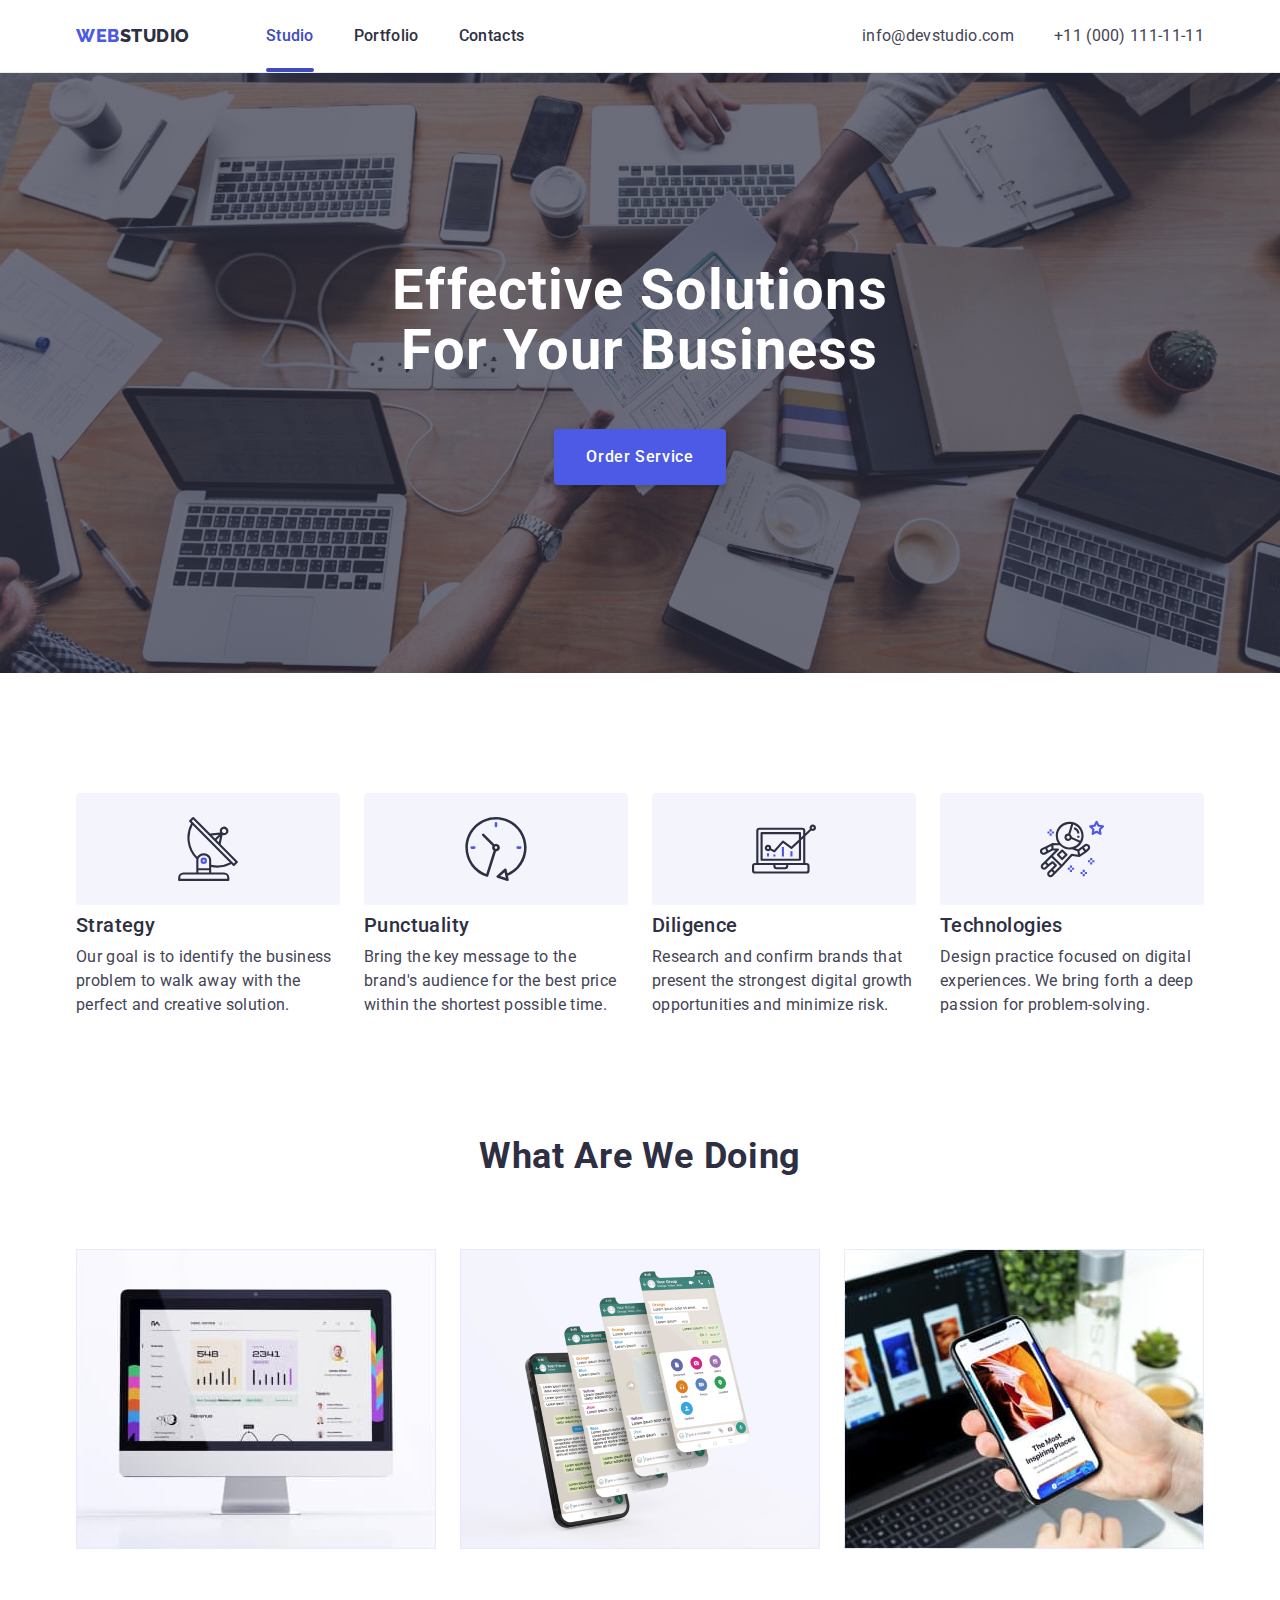
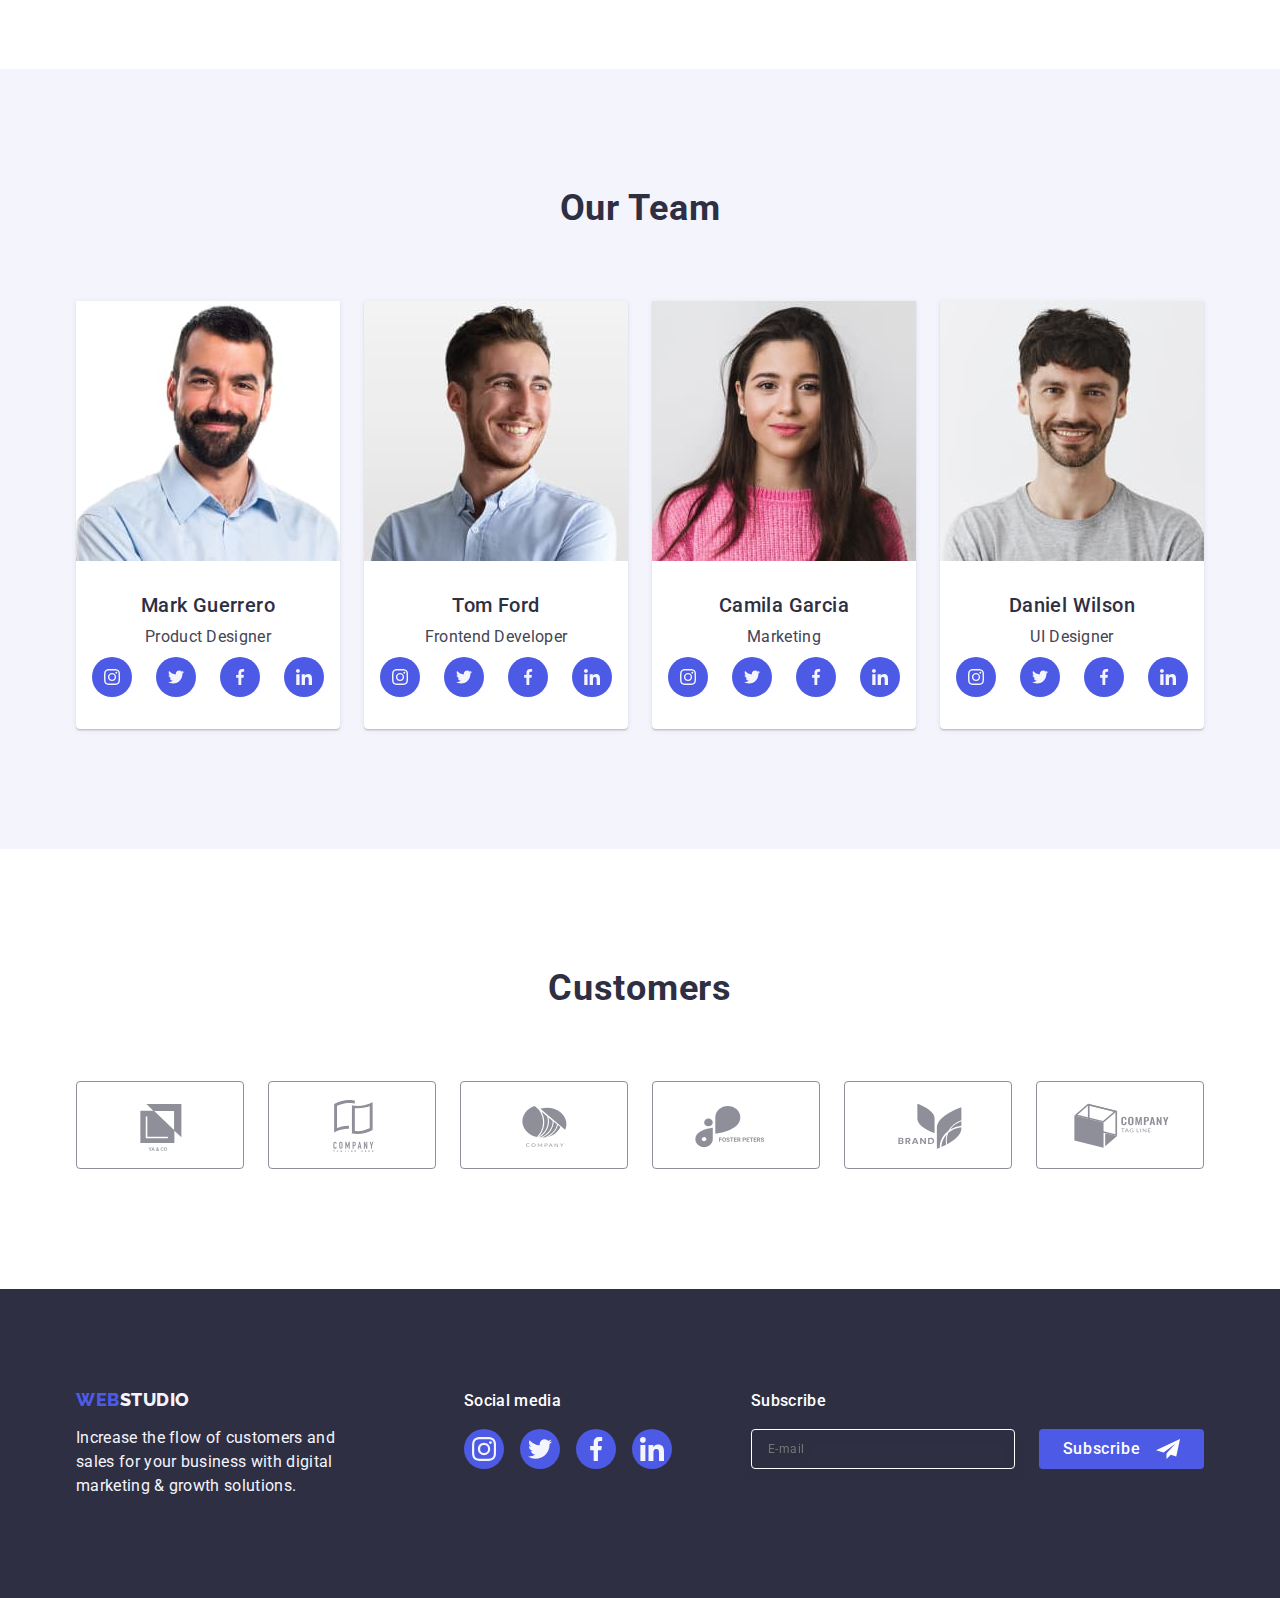
<file: index.html>
<!DOCTYPE html>
<html lang="en">
<head>
    <meta charset="UTF-8">
    <meta http-equiv="X-UA-Compatible" content="IE=edge">
    <meta name="viewport" content="width=device-width, initial-scale=1.0">
    <title>Main Page</title>
    <link rel="stylesheet" href="https://cdn.jsdelivr.net/npm/modern-normalize@1.1.0/modern-normalize.min.css">
    <link rel="preconnect" href="https://fonts.googleapis.com">
    <link rel="preconnect" href="https://fonts.gstatic.com" crossorigin>
    <link href="https://fonts.googleapis.com/css2?family=Raleway:wght@800&family=Roboto:wght@400;500;700;900&display=swap"
        rel="stylesheet">
    <link rel="stylesheet" href="./css/styles.css">
</head>
<body class="page-body">
    <header class="page-header">
        
<!--========================HEADER-MOBILE-MODAL==========================-->

        <div class="mobile-menu js-menu-container">
        <div class="container mobile-menu-container">
        <button class="mobile-menu-close-btn js-close-menu">
            <svg class="mobile-menu-close-icon" width="8" height="8">
                <use href="./images/icons.svg#icon-close-black-modal"></use>
            </svg>
        </button>
        <ul class="mobile-menu-modal-nav list">
            <li class="mobile-modal-menu-item">
                <a class="mobile-menu-modal-menu-link link current-modal" href="./index.html">Studio</a>
            </li>
            <li class="mobile-modal-menu-item">
                <a class="mobile-menu-modal-menu-link link" href="./portfolio.html">Portfolio</a>
            </li>
            <li class="mobile-modal-menu-item">
                <a class="mobile-menu-modal-menu-link link" href="">Contacts</a>
            </li>
        </ul>
        <ul class="mobile-menu-modal-cont list">
            <li>
                <a class="mobile-modal-tel-link link" href="tel:+110001111111">+11 (000) 111-11-11</a>
            </li>
                <li>
                    <a class="mobile-modal-mail-link link" href="mailto:info@devstudio.com">info@devstudio.com</a>
                </li>
            </ul>
            <ul class="social-list-mobile-modal list">
                <li class="social-list-modal-item">
                    <a href="" class="social-list-modal-link">
                        <svg class="social-list-modal-icon" aria-label="instagram-icon" width="16" height="16">
                            <use href="./images/icons.svg#icon-instagram"></use>
                        </svg>
                    </a>
                </li>
                <li class="social-list-modal-item">
                    <a href="" class="social-list-modal-link">
                        <svg class="social-list-modal-icon" aria-label="twitter-icon" width="16" height="16">
                            <use href="./images/icons.svg#icon-twitter"></use>
                        </svg>
                    </a>
                </li>
                <li class="social-list-modal-item">
                    <a href="" class="social-list-modal-link">
                        <svg class="social-list-modal-icon" aria-label="facebook-icon" width="16" height="16">
                            <use href="./images/icons.svg#icon-facebook"></use>
                        </svg>
                    </a>
                </li>
                <li class="social-list-modal-item">
                    <a href="" class="social-list-modal-link">
                        <svg class="social-list-modal-icon" aria-label="linkedin-icon" width="16" height="16">
                            <use href="./images/icons.svg#icon-linkedin"></use>
                        </svg>
                    </a>
                </li>
            </ul>
        </div>
        </div>

<!--==========================HEADER==============================-->

<div class="container page-header-container">
    <nav class="page-nav">
        <a class="logo link" href="./index.html">Web<span class="logo-second-part">Studio</span></a>
        <ul class="menu list">
            <li class="menu-item">
                <a class="menu-link link link-wrapping current" href="./index.html">Studio</a>
            </li>
            <li class="menu-item">
                <a class="menu-link link link-wrapping" href="./portfolio.html">Portfolio</a>
            </li>
            <li class="menu-item">
                <a class="menu-link link link-wrapping" href="">Contacts</a>
            </li>
        </ul>
    </nav>
    <address class="contacts">
        <ul class="contact-menu list">
            <li>
                <a class="contact-menu-link link link-wrapping" href="mailto:info@devstudio.com">info@devstudio.com</a>
            </li>
            <li>
                <a class="contact-menu-link link link-wrapping" href="tel:+110001111111">+11 (000) 111-11-11</a>
            </li>
        </ul>
    </address>
    <button type="button" class="mobile-menu-open-btn js-open-menu" aria-expanded="false">
        <svg class="mobile-menu-open-btn-icon" width="32" height="22">
            <use href="./images/icons.svg#icon-charm-menu-hamburger"></use>
        </svg>
    </button>
</div>
    </header>

<!--===============/HEADER==========================-->

<!--===============SECTION-HERO==========================-->

    <main>
        <section class="hero">
            <div class="container">
                <h1 class="hero-title">Effective Solutions For Your Business</h1>
                <button class="hero-button" type="button" data-modal-open>Order Service</button>
            </div>
        </section>

<!--===============/SECTION-HERO==========================-->

<!--===============SECTION-OUR-WAY==========================-->

        <section class="section-our-way">
            <div class="container">
                <h2 hidden class="section-title">Our way</h2>
                <ul class="list our-way-container">
                    <li class="section-items">
                        <div class="our-way-icon-thumb">
                            <svg class="section-our-way-icon" aria-label="icon-antenna" width="64" height="64">
                                <use href="./images/icons.svg#icon-antenna"></use>
                            </svg>
                        </div>
                            <h3 class="section-item-title title-of-section">Strategy</h3>
                        <p class="item-description">Our goal is to identify the business problem to walk away with the perfect and creative solution.</p>
                    </li>       
                    <li class="section-items icon-clock">
                        <div class="our-way-icon-thumb">
                            <svg class="section-our-way-icon" aria-label="icon-clock" width="64" height="64">
                                <use href="./images/icons.svg#icon-clock"></use>
                            </svg>
                        </div>
                            <h3 class="section-item-title title-of-section">Punctuality</h3>
                        <p class="item-description">Bring the key message to the brand's audience for the best price within the shortest
                            possible time.</p>
                        </li>
                    <li class="section-items icon-diagram">
                        <div class="our-way-icon-thumb">
                            <svg class="section-our-way-icon" aria-label="icon-diagram" width="64" height="64">
                                <use href="./images/icons.svg#icon-diagram"></use>
                            </svg>
                        </div>
                            <h3 class="section-item-title title-of-section">Diligence</h3>
                        <p class="item-description">Research and confirm brands that present the strongest digital growth opportunities
                            and minimize
                            risk.</p>
                        </li>
                    <li class="section-items icon-astronaut">
                        <div class="our-way-icon-thumb">
                            <svg class="section-our-way-icon" aria-label="icon-astronaut" width="64" height="64">
                                <use href="./images/icons.svg#icon-astronaut"></use>
                            </svg>
                        </div>
                            <h3 class="section-item-title title-of-section">Technologies</h3>
                        <p class="item-description">Design practice focused on digital experiences. We bring forth a deep passion for problem-solving.</p>
                    </li>   
                    </ul>
            </div>
        </section>

<!--===============/SECTION-OUR-WAY==========================-->

<!--===============SECTION-WHAT-ARE-WE-DOING==========================-->

        <section class="section-what-are-we-doing">
            <div class="container">
                <h2 class="section-title container-title-what-are-we-doing">What are we doing</h2>
                <ul class="list container-what-are-we-doing">
                    <li class="section-image-item">
                        <img class="section-image-file" srcset="./images/img1.jpg 1x, ./images/img1@2x.jpg 2x" 
                        src="./images/img1.jpg" 
                        alt="Web sites" 
                        width="360">
                    </li>
                    <li class="section-image-item">
                        <img class="section-image-file" srcset="./images/img2.jpg 1x, ./images/img2@2x.jpg 2x" 
                        src="./images/img2.jpg" 
                        alt="Messengers" 
                        width="360">
                    </li>
                    <li class="section-image-item">
                        <img class="section-image-file" srcset="./images/img3.jpg 1x, ./images/img3@2x.jpg 2x" 
                        src="./images/img3.jpg" 
                        alt="Mobile applications" 
                        width="360">
                    </li>
                </ul>
            </div>
        </section>

<!--===============/SECTION-WHAT-ARE-WE-DOING==========================-->

<!--===============SECTION-OUR-TEAM==========================-->

        <section class="section-our-team">
            <div class="container">
                <h2 class="section-title container-title-our-team">Our Team</h2>
                <ul class="list list-our-team">
                    <li class="employees-card decor-icon">
                        <img class="employees-photo" 
                        srcset="./images/1img.jpg 1x, ./images/1img@2x.jpg 2x" 
                        src="./images/1img.jpg" 
                        alt="Mark Guerrero"
                        width="264">
                    <div class="employees-content-card-wrapper">
                        <h3 class="section-item-title section-name-title">Mark Guerrero</h3>
                        <p class="text">Product Designer</p>
                             <ul class="social-list list">
                                <li class="social-list-item">
                                    <a href="" class="social-list-link">
                                        <svg class="social-list-icon" aria-label="instagram-icon" width="16" height="16">
                                            <use href="./images/icons.svg#icon-instagram"></use>
                                        </svg>
                                    </a>
                                </li>
                                <li class="social-list-item">
                                    <a href="" class="social-list-link">
                                        <svg class="social-list-icon" aria-label="twitter-icon" width="16" height="16">
                                            <use href="./images/icons.svg#icon-twitter"></use>
                                        </svg>
                                    </a>
                                </li>
                                <li class="social-list-item">
                                    <a href="" class="social-list-link">
                                        <svg class="social-list-icon" aria-label="facebook-icon" width="16" height="16">
                                            <use href="./images/icons.svg#icon-facebook"></use>
                                        </svg>
                                    </a>
                                </li>
                                <li class="social-list-item">
                                    <a href="" class="social-list-link">
                                        <svg class="social-list-icon" aria-label="linkedin-icon" width="16" height="16">
                                            <use href="./images/icons.svg#icon-linkedin"></use>
                                        </svg>
                                    </a>
                                </li>
                             </ul>
                    </div>
                    </li>
                    <li class="employees-card decor-icon">
                        <img class="employees-photo" 
                        srcset="./images/2img.jpg 1x, ./images/2img@2x.jpg 2x"
                        src="./images/2img.jpg" 
                        alt="Tom Ford" 
                        width="264">
                        <div class="employees-content-card-wrapper">
                            <h3 class="section-item-title section-name-title">Tom Ford</h3>
                            <p class="text">Frontend Developer</p>
                            <ul class="social-list list">
                                <li class="social-list-item">
                                    <a href="" class="social-list-link">
                                        <svg class="social-list-icon" aria-label="instagram-icon" width="16" height="16">
                                            <use href="./images/icons.svg#icon-instagram"></use>
                                        </svg>
                                    </a>
                                </li>
                                <li class="social-list-item">
                                    <a href="" class="social-list-link">
                                        <svg class="social-list-icon" aria-label="twitter-icon" width="16" height="16">
                                            <use href="./images/icons.svg#icon-twitter"></use>
                                        </svg>
                                    </a>
                                </li>
                                <li class="social-list-item">
                                    <a href="" class="social-list-link">
                                        <svg class="social-list-icon" aria-label="facebook-icon" width="16" height="16">
                                            <use href="./images/icons.svg#icon-facebook"></use>
                                        </svg>
                                    </a>
                                </li>
                                <li class="social-list-item">
                                    <a href="" class="social-list-link">
                                        <svg class="social-list-icon" aria-label="linkedin-icon" width="16" height="16">
                                            <use href="./images/icons.svg#icon-linkedin"></use>
                                        </svg>
                                    </a>
                                </li>
                            </ul>
                        </div>
                    </li>
                    <li class="employees-card decor-icon">
                        <img class="employees-photo"
                        srcset="./images/3img.jpg 1x, ./images/3img@2x.jpg 2x" 
                        src="./images/3img.jpg" 
                        alt="Camila Garcia" 
                        width="264">
                    <div class="employees-content-card-wrapper">
                        <h3 class="section-item-title section-name-title">Camila Garcia</h3>
                        <p class="text">Marketing</p>
                            <ul class="social-list list">
                                <li class="social-list-item">
                                    <a href="" class="social-list-link">
                                        <svg class="social-list-icon" aria-label="instagram-icon" width="16" height="16">
                                            <use href="./images/icons.svg#icon-instagram"></use>
                                        </svg>
                                    </a>
                                </li>
                                <li class="social-list-item">
                                    <a href="" class="social-list-link">
                                        <svg class="social-list-icon" aria-label="twitter-icon" width="16" height="16">
                                            <use href="./images/icons.svg#icon-twitter"></use>
                                        </svg>
                                    </a>
                                </li>
                                <li class="social-list-item">
                                    <a href="" class="social-list-link">
                                        <svg class="social-list-icon" aria-label="facebook-icon" width="16" height="16">
                                            <use href="./images/icons.svg#icon-facebook"></use>
                                        </svg>
                                    </a>
                                </li>
                                <li class="social-list-item">
                                    <a href="" class="social-list-link">
                                        <svg class="social-list-icon" aria-label="linkedin-icon" width="16" height="16">
                                            <use href="./images/icons.svg#icon-linkedin"></use>
                                        </svg>
                                    </a>
                                </li>
                            </ul>
                    </div>   
                    </li>
                    <li class="employees-card decor-icon">
                        <img class="employees-photo" 
                        srcset="./images/4img.jpg 1x, ./images/4img@2x.jpg 2x"
                        src="./images/4img.jpg" 
                        alt="Daniel Wilson" 
                        width="264">
                    <div class="employees-content-card-wrapper">
                        <h3 class="section-item-title section-name-title">Daniel Wilson</h3>
                        <p class="text">UI Designer</p>
                            <ul class="social-list list">
                                <li class="social-list-item">
                                    <a href="" class="social-list-link">
                                        <svg class="social-list-icon" aria-label="instagram-icon" width="16" height="16">
                                            <use href="./images/icons.svg#icon-instagram"></use>
                                        </svg>
                                    </a>
                                </li>
                                <li class="social-list-item">
                                    <a href="" class="social-list-link">
                                        <svg class="social-list-icon" aria-label="twitter-icon" width="16" height="16">
                                            <use href="./images/icons.svg#icon-twitter"></use>
                                        </svg>
                                    </a>
                                </li>
                                <li class="social-list-item">
                                    <a href="" class="social-list-link">
                                        <svg class="social-list-icon" aria-label="facebook-icon" width="16" height="16">
                                            <use href="./images/icons.svg#icon-facebook"></use>
                                        </svg>
                                    </a>
                                </li>
                                <li class="social-list-item">
                                    <a href="" class="social-list-link">
                                        <svg class="social-list-icon" aria-label="linkedin-icon" width="16" height="16">
                                            <use href="./images/icons.svg#icon-linkedin"></use>
                                        </svg>
                                    </a>
                                </li>
                            </ul>
                    </div>
                    </li>
                </ul>
            </div>
        </section>

<!--===============/SECTION-OUR-TEAM==========================-->

<!--===============SECTION-CUSTOMERS==========================-->

        <section class="section-customers" >
            <div class="container">
                <h2 class="section-title section-title-customers">Customers</h2>
                <ul class="customers-list list">
                    <li class="customers-list-item">
                        <a href="" class="customers-list-link">
                            <svg class="customers-list-icon" aria-label="icon-ya-and-co-icon" width="104" height="56">
                                <use href="./images/icons.svg#icon-ya-and-co"></use>
                            </svg>
                        </a>
                    </li>
                    <li class="customers-list-item">
                        <a href="" class="customers-list-link">
                            <svg class="customers-list-icon" aria-label="icon-tagline-here-icon" width="104" height="56">
                                <use href="./images/icons.svg#icon-tagline-here"></use>
                            </svg>
                        </a>
                    </li>
                    <li class="customers-list-item">
                        <a href="" class="customers-list-link">
                            <svg class="customers-list-icon" aria-label="icon-company" width="104" height="56">
                                <use href="./images/icons.svg#icon-company"></use>
                            </svg>
                        </a>
                    </li>
                    <li class="customers-list-item">
                        <a href="" class="customers-list-link">
                            <svg class="customers-list-icon" aria-label="icon-foster-peters" width="104" height="56">
                                <use href="./images/icons.svg#icon-foster-peters"></use>
                            </svg>
                        </a>
                    </li>
                    <li class="customers-list-item">
                        <a href="" class="customers-list-link">
                            <svg class="customers-list-icon" aria-label="icon-brand" width="104" height="56">
                                <use href="./images/icons.svg#icon-brand"></use>
                            </svg>
                        </a>
                    </li>
                    <li class="customers-list-item">
                        <a href="" class="customers-list-link">
                            <svg class="customers-list-icon" aria-label="icon-company-tag-line" width="104" height="56">
                                <use href="./images/icons.svg#icon-company-tag-line"></use>
                            </svg>
                        </a>
                    </li>
                </ul>
            </div>
        </section>

<!--===============SECTION-CUSTOMERS==========================-->

    </main>

<!--====================FOOTER================================-->

    <footer class="page-footer">
        <div class="container footer-wrapper">
            <div class="footer-title-wrapper">
            <a class="logo link footer-logo" href="./index.html">Web<span class="logo-second-part white-logo">Studio</span></a>
            <p class="footer-title">Increase the flow of customers and sales for your business with digital marketing & growth solutions.</p>
            </div>
            <div class="footer-social-list-wrapper">
            <p class="social-media-title">Social media</p>
            <ul class="footer-social-list list">
                <li class="footer-social-list-item">
                    <a href="" class="footer-social-list-link">
                        <svg class="footer-social-list-icon" aria-label="instagram-icon" width="24" height="24">
                            <use href="./images/icons.svg#icon-instagram"></use>
                        </svg>
                    </a>
                </li>
                <li class="footer-social-list-item">
                    <a href="" class="footer-social-list-link">
                        <svg class="footer-social-list-icon" aria-label="twitter-icon" width="24" height="24">
                            <use href="./images/icons.svg#icon-twitter"></use>
                        </svg>
                    </a>
                </li>
                <li class="footer-social-list-item">
                    <a href="" class="footer-social-list-link">
                        <svg class="footer-social-list-icon" aria-label="facebook-icon" width="24" height="24">
                            <use href="./images/icons.svg#icon-facebook"></use>
                        </svg>
                    </a>
                </li>
                <li class="footer-social-list-item">
                    <a href="" class="footer-social-list-link">
                        <svg class="footer-social-list-icon" aria-label="linkedin-icon" width="24" height="24">
                            <use href="./images/icons.svg#icon-linkedin"></use>
                        </svg>
                    </a>
                </li>
            </ul>
            </div>
            <div class="form-wrapper">
                <p class="footer-form-title">Subscribe</p>
                <form class="subscribe-form">
                    <label class="form-label" for="email_input"><input class="form-input" type="email" name="email" placeholder="E-mail" id="email_input"/></label>
                    <button class="subscribe-form-submit" type="submit">Subscribe
                        <svg class="subscribe-form-submit-icon" width="24" height="24">
                            <use href="./images/icons.svg#icon-icon-send"></use>
                        </svg>
                    </button>
                </form>
            </div>
        </div>
    </footer>

<!--====================/FOOTER================================-->


    <div class="backdrop is-hidden" data-modal>
        <div class="modal">
            <button class="modal-close-button" type="button" data-modal-close>
                <svg class="modal-close-icon" width="8" height="8">
                    <use href="./images/icons.svg#icon-close-black-modal"></use>
                </svg>
            </button>
            <p class="modal-title">Leave your contacts and we will call you back</p>
            <form class="contact-form">
                <div class="input-form">
                    <label class="contact-form-wrapper" for="user-name">Name</label>
                    <div class="contact-form-input-wrapper">
                        <input class="contact-form-input" type="text" id="user-name" name="user-name">
                        <svg class="contact-form-icon" width="18" height="24">
                            <use href="./images/icons.svg#icon-person"></use>
                        </svg>
                    </div>
                </div>
                <div class="input-form">
                    <label class="contact-form-wrapper" for="phone">Phone</label>
                    <div class="contact-form-input-wrapper">
                        <input class="contact-form-input" type="tel" id="phone" name="user_phone">
                        <svg class="contact-form-icon" width="18" height="24">
                            <use href="./images/icons.svg#icon-phone"></use>
                        </svg>
                    </div>
                </div>
                <div class="input-form">
                    <label class="contact-form-wrapper" for="email">Email</label>
                    <div class="contact-form-input-wrapper">
                        <input class="contact-form-input" type="email" id="email" name="user_email">
                        <svg class="contact-form-icon" width="18" height="24">
                            <use href="./images/icons.svg#icon-email"></use>
                        </svg>
                    </div>
                </div>
                <div class="textarea-form">
                    <label class="contact-form-wrapper" for="user-comment">Comment</label>
                    <textarea class="contact-form-comment" name="user-comment" id="user-comment" placeholder="Text input"></textarea>
                </div>
                <div class="checkbox-form">                   
                    <input class="contact-form-checkbox visually-hidden" type="checkbox" id="user-privacy" name="user-privacy" value="true" required>
                    <label class="contact-form-checkbox-wrapper" for="user-privacy"><span class="checkbox-icon-thumb">
                    <svg class="contact-form-icon-checkbox" width="10" height="8">
                    <use class="contact-form-checkmark-icon" href="./images/icons.svg#icon-click"></use>
                    </svg>
                </span>I accept the terms and conditions of the <a class="policy-link" href="#">Privacy Policy</a></label>
                </div>
                <button class="contact-form-submit" type="submit">Send</button>
            </form>
        </div>
    </div>
    <script src="./js/modal.js"></script>
    <script src="./js/mobile-menu.js"></script>
</body>
</html>
</file>
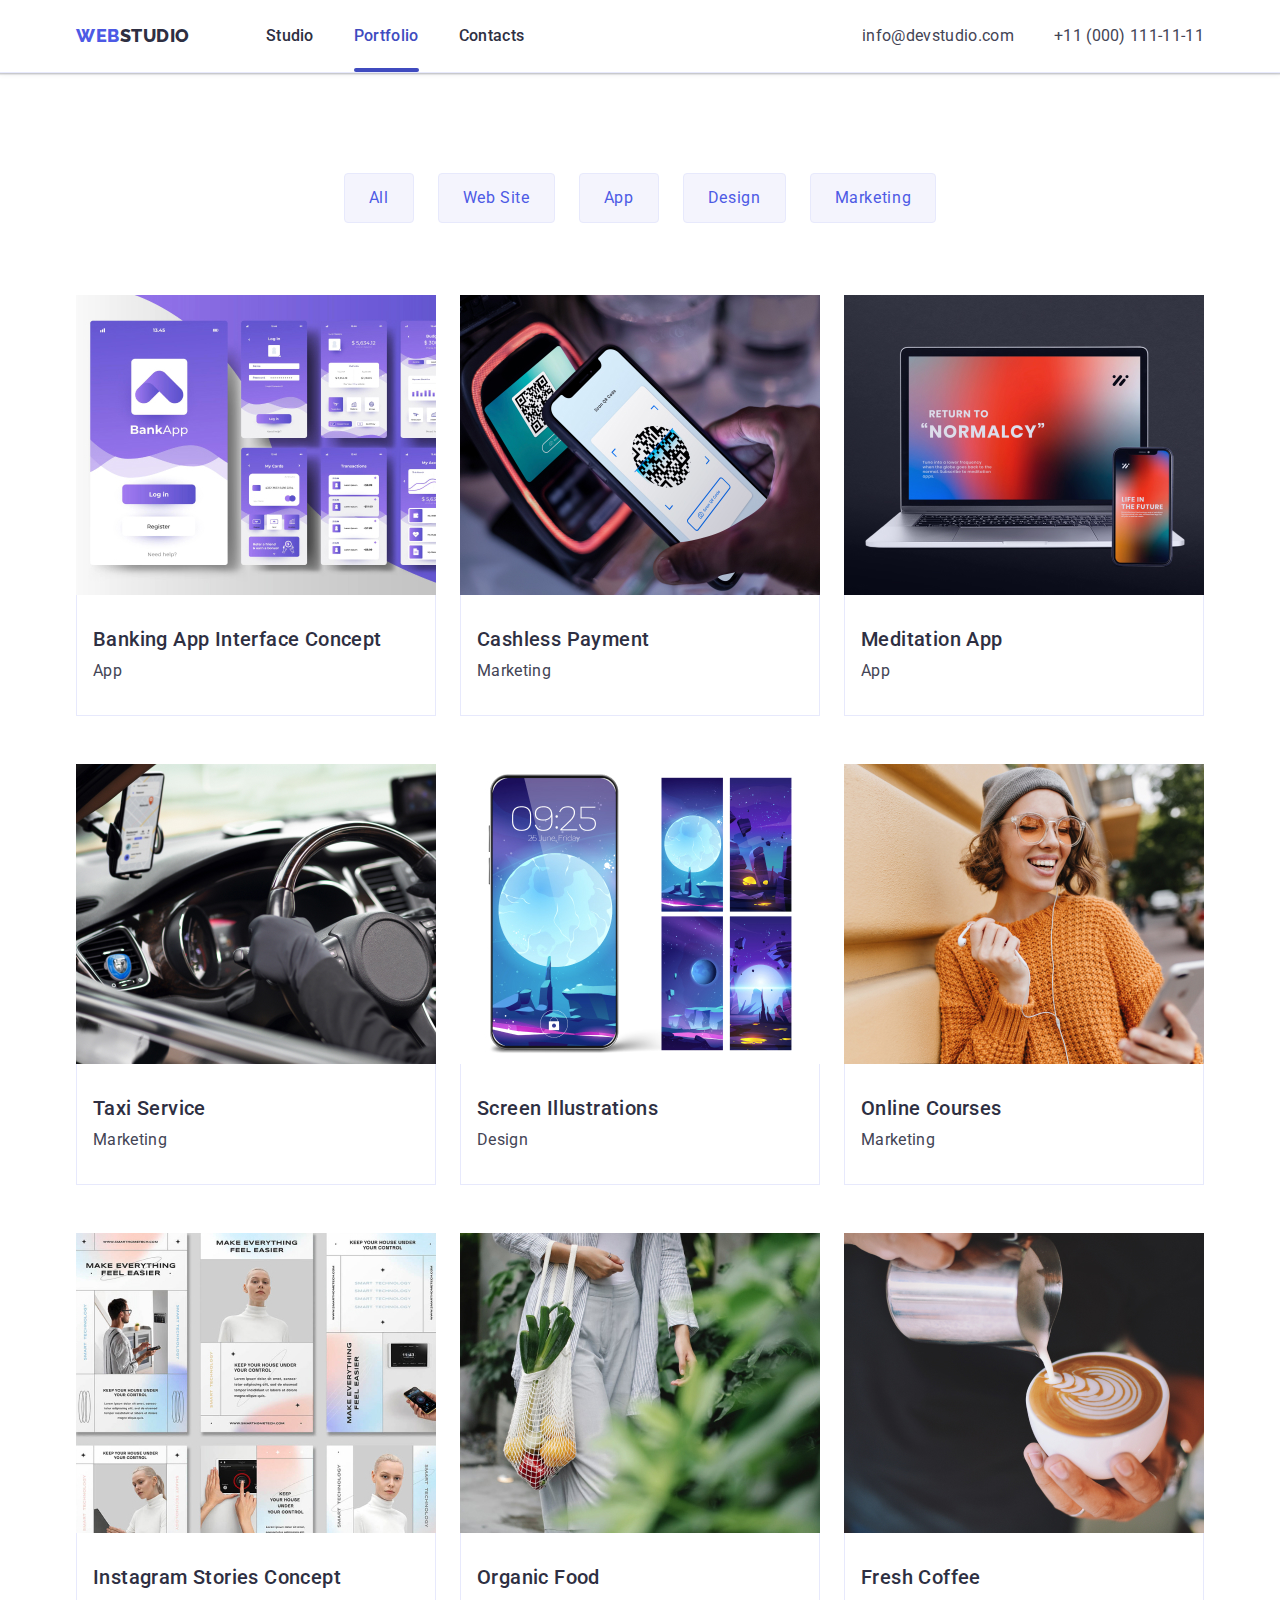
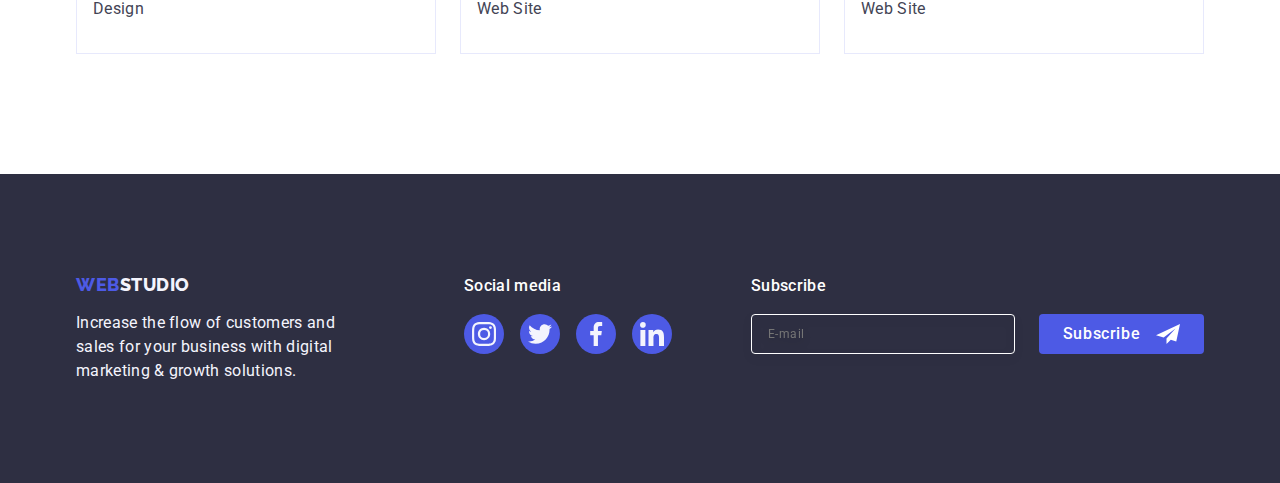
<file: portfolio.html>
<!DOCTYPE html>
<html lang="en">
<head>
    <meta charset="UTF-8">
    <meta http-equiv="X-UA-Compatible" content="IE=edge">
    <meta name="viewport" content="width=device-width, initial-scale=1.0">
    <title>Portfolio</title>
    <link rel="stylesheet" href="https://cdn.jsdelivr.net/npm/modern-normalize@1.1.0/modern-normalize.min.css">
    <link rel="preconnect" href="https://fonts.googleapis.com">
    <link rel="preconnect" href="https://fonts.gstatic.com" crossorigin>
    <link href="https://fonts.googleapis.com/css2?family=Raleway:wght@800&family=Roboto:wght@400;500;700;900&display=swap"
        rel="stylesheet">
    <link rel="stylesheet" href="./css/styles.css">
</head>
<body class="page-body">
    <header class="page-header">
    
        <!--========================HEADER-MOBILE-MODAL==========================-->
    
        <div class="mobile-menu js-menu-container">
            <div class="container mobile-menu-container">
                <button class="mobile-menu-close-btn js-close-menu">
                    <svg class="mobile-menu-close-icon" width="8" height="8">
                        <use href="./images/icons.svg#icon-close-black-modal"></use>
                    </svg>
                </button>
                <ul class="mobile-menu-modal-nav list">
                    <li class="mobile-modal-menu-item">
                        <a class="mobile-menu-modal-menu-link link" href="./index.html">Studio</a>
                    </li>
                    <li class="mobile-modal-menu-item">
                        <a class="mobile-menu-modal-menu-link link current-modal" href="./portfolio.html">Portfolio</a>
                    </li>
                    <li class="mobile-modal-menu-item">
                        <a class="mobile-menu-modal-menu-link link" href="">Contacts</a>
                    </li>
                </ul>
                <ul class="mobile-menu-modal-cont list">
                    <li>
                        <a class="mobile-modal-tel-link link" href="tel:+110001111111">+11 (000) 111-11-11</a>
                    </li>
                    <li>
                        <a class="mobile-modal-mail-link link" href="mailto:info@devstudio.com">info@devstudio.com</a>
                    </li>
                </ul>
                <ul class="social-list-mobile-modal list">
                    <li class="social-list-modal-item">
                        <a href="" class="social-list-modal-link">
                            <svg class="social-list-modal-icon" aria-label="instagram-icon" width="16" height="16">
                                <use href="./images/icons.svg#icon-instagram"></use>
                            </svg>
                        </a>
                    </li>
                    <li class="social-list-modal-item">
                        <a href="" class="social-list-modal-link">
                            <svg class="social-list-modal-icon" aria-label="twitter-icon" width="16" height="16">
                                <use href="./images/icons.svg#icon-twitter"></use>
                            </svg>
                        </a>
                    </li>
                    <li class="social-list-modal-item">
                        <a href="" class="social-list-modal-link">
                            <svg class="social-list-modal-icon" aria-label="facebook-icon" width="16" height="16">
                                <use href="./images/icons.svg#icon-facebook"></use>
                            </svg>
                        </a>
                    </li>
                    <li class="social-list-modal-item">
                        <a href="" class="social-list-modal-link">
                            <svg class="social-list-modal-icon" aria-label="linkedin-icon" width="16" height="16">
                                <use href="./images/icons.svg#icon-linkedin"></use>
                            </svg>
                        </a>
                    </li>
                </ul>
            </div>
        </div>
    
        <!--==========================HEADER==============================-->
    
        <div class="container page-header-container">
            <nav class="page-nav">
                <a class="logo link" href="./index.html">Web<span class="logo-second-part">Studio</span></a>
                <ul class="menu list">
                    <li class="menu-item">
                        <a class="menu-link link link-wrapping" href="./index.html">Studio</a>
                    </li>
                    <li class="menu-item">
                        <a class="menu-link link link-wrapping current" href="./portfolio.html">Portfolio</a>
                    </li>
                    <li class="menu-item">
                        <a class="menu-link link link-wrapping" href="">Contacts</a>
                    </li>
                </ul>
            </nav>
            <address class="contacts">
                <ul class="contact-menu list">
                    <li>
                        <a class="contact-menu-link link link-wrapping"
                            href="mailto:info@devstudio.com">info@devstudio.com</a>
                    </li>
                    <li>
                        <a class="contact-menu-link link link-wrapping" href="tel:+110001111111">+11 (000) 111-11-11</a>
                    </li>
                </ul>
            </address>
            <button type="button" class="mobile-menu-open-btn js-open-menu" aria-expanded="false">
                <svg class="mobile-menu-open-btn-icon" width="32" height="22">
                    <use href="./images/icons.svg#icon-charm-menu-hamburger"></use>
                </svg>
            </button>
        </div>
    </header>
    
    <!--===============/HEADER==========================-->

    <main>
        <section class="main-section">
            <div class="container">
        <h1 hidden class="section-main-title">Portfolio</h1>
        <ul class="filter list">
            <li><button class="filter-button" type="button">All</button></li>
            <li><button class="filter-button" type="button">Web Site</button></li>
            <li><button class="filter-button" type="button">App</button></li> 
            <li><button class="filter-button" type="button">Design</button></li>
            <li><button class="filter-button" type="button">Marketing</button></li>
        </ul>
        <ul class="list card-set">
            <li class="card-item">
                <a class="link card-link" href="">
                    <div class="employees-list-img-wrapper">
                        <picture>
                            <source srcset="./images/desktop-img1.jpg 1x, ./images/desktop-img1@2x.jpg 2x" media="(min-width: 1158px)">
                            <source srcset="./images/tablet-img1.jpg 1x, ./images/tablet-img1@2x.jpg 2x" media="(min-width: 768px)">
                            <source srcset="./images/mobile-img1.jpg 1x, ./images/mobile-img1@2x.jpg 2x" media="(min-width: 280px)">
                            <img src="./images/desktop-img1.jpg" alt="App interface">
                        </picture>
                        <p class="overlay">14 Stylish and User-Friendly App Design Concepts · Task Manager App · Calorie Tracker App · Exotic
                            Fruit Ecommerce App ·
                            Cloud Storage App</p>
                    </div>
                <div class="card-content-wrapper">
                <h2 class="portfolio-section-item-title">Banking App Interface Concept</h2>
                <p class="section-item-description">App</p>
            </div>
                </a>
            </li>
            <li class="card-item">
                <a class="link card-link" href="">
                    <div class="employees-list-img-wrapper">
                        <picture>
                            <source srcset="./images/desktop-img2.jpg 1x, ./images/desktop-img2@2x.jpg 2x" media="(min-width: 1158px)">
                            <source srcset="./images/tablet-img2.jpg 1x, ./images/tablet-img2@2x.jpg 2x" media="(min-width: 768px)">
                            <source srcset="./images/mobile-img2.jpg 1x, ./images/mobile-img2@2x.jpg 2x" media="(min-width: 280px)">
                            <img src="./images/desktop-img2.jpg" alt="Payment by mobile phone">
                        </picture>
                        <p class="overlay">14 Stylish and User-Friendly App Design Concepts · Task Manager App · Calorie Tracker App · Exotic
                            Fruit Ecommerce App ·
                            Cloud Storage App</p>
                    </div>
                <div class="card-content-wrapper">
                <h2 class="portfolio-section-item-title">Cashless Payment</h2>
                <p class="section-item-description">Marketing</p>
                </div>
                </a>
            </li>
            <li class="card-item">
                <a class="link card-link" href="">
                    <div class="employees-list-img-wrapper">
                        <picture>
                            <source srcset="./images/desktop-img3.jpg 1x, ./images/desktop-img3@2x.jpg 2x" media="(min-width: 1158px)">
                            <source srcset="./images/tablet-img3.jpg 1x, ./images/tablet-img3@2x.jpg 2x" media="(min-width: 768px)">
                            <source srcset="./images/mobile-img3.jpg 1x, ./images/mobile-img3@2x.jpg 2x" media="(min-width: 280px)">
                            <img src="./images/desktop-img3.jpg" alt="Laptop and mobile phone">
                        </picture>
                        <p class="overlay">14 Stylish and User-Friendly App Design Concepts · Task Manager App · Calorie Tracker App · Exotic
                            Fruit Ecommerce App ·
                            Cloud Storage App</p>
                    </div>
                <div class="card-content-wrapper">
                    <h2 class="portfolio-section-item-title">Meditation App</h2>
                    <p class="section-item-description">App</p>
                </div>
                </a>
            </li>
            <li class="card-item">
                <a class="link card-link" href="">
                    <div class="employees-list-img-wrapper">
                        <picture>
                            <source srcset="./images/desktop-img4.jpg 1x, ./images/desktop-img4@2x.jpg 2x" media="(min-width: 1158px)">
                            <source srcset="./images/tablet-img4.jpg 1x, ./images/tablet-img4@2x.jpg 2x" media="(min-width: 768px)">
                            <source srcset="./images/mobile-img4.jpg 1x, ./images/mobile-img4@2x.jpg 2x" media="(min-width: 280px)">
                            <img src="./images/desktop-img4.jpg" alt="Car interior">
                        </picture>
                        <p class="overlay">14 Stylish and User-Friendly App Design Concepts · Task Manager App · Calorie Tracker App · Exotic
                            Fruit Ecommerce App ·
                            Cloud Storage App</p>
                    </div>
                <div class="card-content-wrapper">
                    <h2 class="portfolio-section-item-title">Taxi Service</h2>
                    <p class="section-item-description">Marketing</p>
                </div>
                </a>
            </li>
            <li class="card-item">
                <a class="link card-link" href="">
                    <div class="employees-list-img-wrapper">
                        <picture>
                            <source srcset="./images/desktop-img5.jpg 1x, ./images/desktop-img5@2x.jpg 2x" media="(min-width: 1158px)">
                            <source srcset="./images/tablet-img5.jpg 1x, ./images/tablet-img5@2x.jpg 2x" media="(min-width: 768px)">
                            <source srcset="./images/mobile-img5.jpg 1x, ./images/mobile-img5@2x.jpg 2x" media="(min-width: 280px)">
                            <img src="./images/desktop-img5.jpg" alt="Backgrounds for mobile phone">
                        </picture>
                        <p class="overlay">14 Stylish and User-Friendly App Design Concepts · Task Manager App · Calorie Tracker App · Exotic
                            Fruit Ecommerce App ·
                            Cloud Storage App</p>
                    </div>
                <div class="card-content-wrapper">
                    <h2 class="portfolio-section-item-title">Screen Illustrations</h2>
                    <p class="section-item-description">Design</p>
                </div>
                </a>
            </li>
            <li class="card-item">
                <a class="link card-link" href="">
                    <div class="employees-list-img-wrapper">
                        <picture>
                            <source srcset="./images/desktop-img6.jpg 1x, ./images/desktop-img6@2x.jpg 2x" media="(min-width: 1158px)">
                            <source srcset="./images/tablet-img6.jpg 1x, ./images/tablet-img6@2x.jpg 2x" media="(min-width: 768px)">
                            <source srcset="./images/mobile-img6.jpg 1x, ./images/mobile-img6@2x.jpg 2x" media="(min-width: 280px)">
                            <img src="./images/desktop-img6.jpg" alt="Girl with mobile phone">
                        </picture>
                        <p class="overlay">14 Stylish and User-Friendly App Design Concepts · Task Manager App · Calorie Tracker App · Exotic
                            Fruit Ecommerce App ·
                            Cloud Storage App</p>
                    </div>
                <div class="card-content-wrapper">
                    <h2 class="portfolio-section-item-title">Online Courses</h2>
                    <p class="section-item-description">Marketing</p>
                </div>
                </a>
            </li>
            <li class="card-item">
                <a class="link card-link" href="">
                    <div class="employees-list-img-wrapper">
                        <picture>
                            <source srcset="./images/desktop-img7.jpg 1x, ./images/desktop-img7@2x.jpg 2x" media="(min-width: 1158px)">
                            <source srcset="./images/tablet-img7.jpg 1x, ./images/tablet-img7@2x.jpg 2x" media="(min-width: 768px)">
                            <source srcset="./images/mobile-img7.jpg 1x, ./images/mobile-img7@2x.jpg 2x" media="(min-width: 280px)">
                            <img src="./images/desktop-img7.jpg" alt="Advertising cards">
                        </picture>
                        <p class="overlay">14 Stylish and User-Friendly App Design Concepts · Task Manager App · Calorie Tracker App · Exotic
                            Fruit Ecommerce App ·
                            Cloud Storage App</p>
                    </div>
                <div class="card-content-wrapper">
                    <h2 class="portfolio-section-item-title">Instagram Stories Concept</h2>
                    <p class="section-item-description">Design</p>
                </div>
                </a>
            </li>
            <li class="card-item">
                <a class="link card-link" href="">
                    <div class="employees-list-img-wrapper">
                        <picture>
                            <source srcset="./images/desktop-img8.jpg 1x, ./images/desktop-img8@2x.jpg 2x" media="(min-width: 1158px)">
                            <source srcset="./images/tablet-img8.jpg 1x, ./images/tablet-img8@2x.jpg 2x" media="(min-width: 768px)">
                            <source srcset="./images/mobile-img8.jpg 1x, ./images/mobile-img8@2x.jpg 2x" media="(min-width: 280px)">
                            <img src="./images/desktop-img8.jpg" alt="Woman with a net with vegetables and fruits">
                        </picture>
                        <p class="overlay">14 Stylish and User-Friendly App Design Concepts · Task Manager App · Calorie Tracker App · Exotic
                            Fruit Ecommerce App ·
                            Cloud Storage App</p>
                    </div>
                <div class="card-content-wrapper">
                    <h2 class="portfolio-section-item-title">Organic Food</h2>
                    <p class="section-item-description">Web Site</p>
                </div>
                </a>
            </li>
            <li class="card-item">
                <a class="link card-link" href="">
                    <div class="employees-list-img-wrapper">
                        <picture>
                            <source srcset="./images/desktop-img9.jpg 1x, ./images/desktop-img9@2x.jpg 2x" media="(min-width: 1158px)">
                            <source srcset="./images/tablet-img9.jpg 1x, ./images/tablet-img9@2x.jpg 2x" media="(min-width: 768px)">
                            <source srcset="./images/mobile-img9.jpg 1x, ./images/mobile-img9@2x.jpg 2x" media="(min-width: 280px)">
                            <img src="./images/desktop-img9.jpg" alt="Cup of coffee">
                        </picture>
                        <p class="overlay">14 Stylish and User-Friendly App Design Concepts · Task Manager App · Calorie Tracker App · Exotic
                            Fruit Ecommerce App ·
                            Cloud Storage App</p>
                    </div>
                <div class="card-content-wrapper">
                    <h2 class="portfolio-section-item-title">Fresh Coffee</h2>
                    <p class="section-item-description">Web Site</p>
                </div>
                </a>
            </li>
        </ul>
        </div>
        </section>
    </main>
    <footer class="page-footer">
        <div class="container footer-wrapper">
            <div class="footer-title-wrapper">
                <a class="logo link footer-logo" href="./index.html">Web<span
                        class="logo-second-part white-logo">Studio</span></a>
                <p class="footer-title">Increase the flow of customers and sales for your business with digital marketing &
                    growth solutions.</p>
            </div>
            <div class="footer-social-list-wrapper">
                <p class="social-media-title">Social media</p>
                <ul class="footer-social-list list">
                    <li class="footer-social-list-item">
                        <a href="" class="footer-social-list-link">
                            <svg class="footer-social-list-icon" aria-label="instagram-icon" width="24" height="24">
                                <use href="./images/icons.svg#icon-instagram"></use>
                            </svg>
                        </a>
                    </li>
                    <li class="footer-social-list-item">
                        <a href="" class="footer-social-list-link">
                            <svg class="footer-social-list-icon" aria-label="twitter-icon" width="24" height="24">
                                <use href="./images/icons.svg#icon-twitter"></use>
                            </svg>
                        </a>
                    </li>
                    <li class="footer-social-list-item">
                        <a href="" class="footer-social-list-link">
                            <svg class="footer-social-list-icon" aria-label="facebook-icon" width="24" height="24">
                                <use href="./images/icons.svg#icon-facebook"></use>
                            </svg>
                        </a>
                    </li>
                    <li class="footer-social-list-item">
                        <a href="" class="footer-social-list-link">
                            <svg class="footer-social-list-icon" aria-label="linkedin-icon" width="24" height="24">
                                <use href="./images/icons.svg#icon-linkedin"></use>
                            </svg>
                        </a>
                    </li>
                </ul>
            </div>
            <div class="form-wrapper">
                <p class="footer-form-title">Subscribe</p>
                <form class="subscribe-form">
                    <label class="form-label" for="email_input">
                    <input class="form-input" type="email" name="email" placeholder="E-mail" id="email_input"/>
                    </label>
                    <button class="subscribe-form-submit" type="submit">Subscribe
                        <svg class="subscribe-form-submit-icon" width="24" height="24">
                            <use href="./images/icons.svg#icon-icon-send"></use>
                        </svg>
                    </button>
                </form>
            </div>
        </div>
    </footer>
    <script src="./js/mobile-menu.js"></script>
    </body>
    </html>
</file>
<file: css/styles.css>
:root {
    --accent-dark-color: #2E2F42;
    --main-text-color: #434455;
    --main-white-color: #FFFFFF;
    --accent-dark-blue-color: #404BBF;
    --accent-blue-color: #4D5AE5;
    --accent-color:#E7E9FC;
    --accent-light-color: #F4F4FD;
    --transition-duration-and-function:250ms cubic-bezier(0.4, 0, 0.2, 1);
}

h1, h2, h3, h4, h5, h6, p {
    margin-top: 0;
    margin-bottom: 0;
}
    
ul,
ol {
    margin-top: 0;
    margin-bottom: 0;
    padding-left: 0;
}

img {
    display: block;
}

.list {
    list-style: none;
}

.link {
    text-decoration: none;
}

button {
    cursor: pointer;
    font-family: inherit;
}

body {
    font-family: 'Roboto', sans-serif;
        font-size: 16px;
        color: var(--main-text-color);
        background-color: var(--main-white-color);
}

/* ===============MAIN-MOBILE-STYLE========================== */

.container {
    max-width: 428px;
    padding-left: 16px;
    padding-right: 16px;
    margin-left: auto;
    margin-right: auto;
}


/* ===================HEADER-MODAL-MOBILE-MENU========================== */

.mobile-menu-open-btn {
    border: none;
    background-color: transparent;
    stroke: var(--accent-dark-color);
    padding: 0;
    line-height: 0;
}

.mobile-menu-container {
    position: relative;
    display: flex;
    flex-direction: column;
    justify-content: space-between;
    padding-top: 80px;
    padding-left: 40px;
    padding-bottom: 40px;
    height: 100%;
}

.mobile-menu-close-btn {
    position: absolute;
    top: 24px;
    right: 24px;
    display: flex;
    justify-content: center;
    align-items: center;
    width: 24px;
    height: 24px;
    background-color: rgba(231, 233, 252, 0.1);
    color: var(--accent-dark-color);
    border: 1px solid rgba(46, 47, 66, 0.1);
    border-radius: 50%;
}

.mobile-menu {
    position: fixed;
    z-index: 100;
    top: 0;
    left: 0;
    width: 100%;
    height: 100%;
    background-color: var(--main-white-color);
    opacity: 0;
    visibility: hidden;
    pointer-events: none;
}

.mobile-menu.is-open {
    opacity: 1;
    visibility: visible;
    pointer-events: auto;
}

.contact-menu {
    display: flex;
    flex-direction: column;
    gap: 40px;
}

.mobile-menu-modal-nav {
    display: flex;
    flex-direction: column;
    gap: 40px;
}

.mobile-menu-modal-cont {
    display: flex;
    flex-direction: column;
    gap: 40px;
    margin-top: auto;
    margin-bottom: 48px;
}

.mobile-menu-modal-menu-link:hover,
.mobile-menu-modal-menu-link:focus {
    color: var(--accent-dark-blue-color);
}

.mobile-menu-modal-menu-link {
    font-weight: 700;
    font-size: 36px;
    line-height: 1.11;
    letter-spacing: 0.02em;
    color: var(--accent-dark-color);
    transition: color var(--transition-duration-and-function);
}

.mobile-modal-tel-link {
    font-weight: 700;
    font-size: 36px;
    line-height: 1.11;
    letter-spacing: 0.02em;
    color: var(--accent-blue-color);
}

.mobile-modal-mail-link {
    font-weight: 500;
    font-size: 20px;
    line-height: 1.11;
    letter-spacing: 0.02em;
    color: #434455;
}

.social-list-mobile-modal {
    display: flex;
    flex-wrap: wrap;
    justify-content: space-between;
}

.social-list-modal-link {
    width: 40px;
    height: 40px;
    display: flex;
    justify-content: center;
    align-items: center;
    color: var(--accent-light-color);
    background-color: var(--accent-blue-color);
    border-radius: 50%;
}

.social-list-modal-icon {
    
    width: 24px;
    height: 24px;
    fill: var(--accent-light-color);
}

.current-modal {
    color: var(--accent-dark-blue-color);
}

/* ====================/HEADER-MODAL-MOBILE-MENU========================== */



/* ========================HEADER-MOBILE-STYLE========================== */

.logo {
    font-family: 'Raleway', sans-serif;
    display: flex;
    align-items: center;
    font-weight: 800;
    font-size: 18px;
    line-height: 1.17;
    letter-spacing: 0.03em;
    text-transform: uppercase;
    color: var(--accent-blue-color);
}

.logo-second-part {
    color: var(--accent-dark-color);
}

.contacts,
.menu {
    display: none;
}

.page-header {
    padding-top: 24px;
    padding-bottom: 24px;
    border-bottom: 1px solid var(--accent-color);
    box-shadow: 0px 2px 1px rgba(46, 47, 66, 0.08), 0px 1px 1px rgba(46, 47, 66, 0.16), 0px 1px 6px rgba(46, 47, 66, 0.08);
}

.page-header-container {
    display: flex;
    justify-content: space-between;
    align-items: center;
}

/* =========================/HEADER-MOBILE-STYLE========================== */



/* ===============SECTION-HERO-MOBILE-STYLE========================== */

.hero {
    text-align: center;
    max-width: 428px;
    height: 432px;
    margin-left: auto;
    margin-right: auto;
    padding: 112px 0;
    background-image: linear-gradient(rgba(46, 47, 66, 0.7),
            rgba(46, 47, 66, 0.7)),
        url(../images/mobile-dark-bg.jpg);
    background-repeat: no-repeat;
    background-size: cover;
    background-position: center;
    background-color: var(--accent-dark-color);
    color: var(--main-white-color);
}

@media screen and (min-device-pixel-ratio: 2) and (max-width: 427),
screen and (min-resolution: 192dpi) and (max-width: 427px),
screen and (min-resolution: 2dppx) and (max-width: 427px) {
    .hero {
        background-image: linear-gradient(rgba(46, 47, 66, 0.7),
                rgba(46, 47, 66, 0.7)),
            url(../images/mobile-dark-bg@2x.jpg);
    }
}

.hero-title {
    text-align: center;
    max-width: 320px;
    margin-bottom: 72px;
    margin-left: auto;
    margin-right: auto;
    font-size: 36px;
    line-height: 1.11;
    letter-spacing: 0.02em;
    text-transform: capitalize;
}

.hero-button {
    display: block;
    font-weight: 500;
    font-size: 16px;
    line-height: 1.5;
    letter-spacing: 0.04em;
    margin-left: auto;
    margin-right: auto;
    min-width: 169px;
    padding: 16px 32px;
    border: 0px;
    border-radius: 4px;
    box-shadow: 0px 4px 4px rgba(0, 0, 0, 0.15);
    background-color: var(--accent-blue-color);
    color: var(--main-white-color);
    transition: background-color var(--transition-duration-and-function);
}

.hero-button:hover,
.hero-button:focus {
    background-color: var(--accent-dark-blue-color);
}

.modal {
    position: relative;
    top: 50%;
    left: 50%;
    transform: translate(-50%, -50%);
    max-width: 392px;
    min-height: 584px;
    padding: 72px 24px 24px 24px;
    background-color: #FCFCFC;
    box-shadow: 0px 1px 1px rgba(0, 0, 0, 0.14), 0px 1px 3px rgba(0, 0, 0, 0.12), 0px 2px 1px rgba(0, 0, 0, 0.2);
    border-radius: 4px;
    transition: transform var(--transition-duration-and-function);
}

.modal-close-button {
    position: absolute;
    top: 24px;
    right: 24px;
    padding: 0;
    display: flex;
    align-items: center;
    justify-content: center;
    background: #E7E9FC;
    border: 1px solid rgba(0, 0, 0, 0.1);
    border-radius: 50%;
    width: 24px;
    height: 24px;
    transition: background-color var(--transition-duration-and-function), border var(--transition-duration-and-function);
}

.modal-close-button:hover,
.modal-close-button:focus {
    background-color: var(--accent-dark-blue-color);
    border: none;
    fill: #ffffff;
}

.modal-close-icon {
    transition: fill var(--transition-duration-and-function);
}

.is-hidden {
    opacity: 0;
    visibility: hidden;
    pointer-events: none;
}

.modal-title {
    text-align: center;
    font-weight: 500;
    line-height: 1.5;
    font-size: 16px;
    letter-spacing: 0.02em;
    margin-bottom: 16px;
    color: var(--accent-dark-color);
}

.backdrop {
    position: fixed;
    top: 0;
    left: 0;
    width: 100%;
    height: 100%;
    background-color: rgba(46, 47, 66, 0.4);
    transition: opacity var(--transition-duration-and-function), visibility var(--transition-duration-and-function);
}

.modal-title {
    text-align: center;
    font-weight: 500;
    line-height: 1.5;
    font-size: 16px;
    letter-spacing: 0.02em;
    margin-bottom: 16px;
    color: var(--accent-dark-color);
}

.contact-form-wrapper,
.checkbox-form {
    display: block;
    font-weight: 400;
    font-size: 12px;
    line-height: 1.17;
    color: #8E8F99;
    letter-spacing: 0.04em;
}

.checkbox-form {
    letter-spacing: 0.04em;
    margin-bottom: 24px;
}

.contact-form-wrapper {
    margin-bottom: 4px;
}

.input-form {
    margin-bottom: 8px;
}

.contact-form-input {
    width: 100%;
    height: 40px;
    padding-left: 38px;
    background-color: transparent;
    outline: transparent;
    border: 1px solid rgba(46, 47, 66, 0.4);
    border-radius: 4px;
    transition: border-color var(--transition-duration-and-function);
}

.contact-form-icon {
    position: absolute;
    display: block;
    top: 50%;
    left: 16px;
    fill: var(--accent-dark-color);
    transform: translateY(-50%);
    transition: fill var(--transition-duration-and-function);
}

.contact-form-input:focus {
    border-color: var(--accent-blue-color);
    outline: none;
}

.contact-form-input:focus+.contact-form-icon {
    fill: var(--accent-blue-color);
}

.contact-form-comment {
    width: 100%;
    height: 120px;
    resize: none;
    outline: transparent;
    background-color: transparent;
    color: rgba(46, 47, 66, 0.4);
    border: 1px solid rgba(46, 47, 66, 0.2);
    border-radius: 4px;
    padding: 8px 16px;
    font-weight: 400;
    font-size: 12px;
    line-height: 1.17;
    letter-spacing: 0.04em;
    transition: border-color var(--transition-duration-and-function);
}

.contact-form-comment:focus {
    border-color: var(--accent-blue-color);
    outline: none;
}

.contact-form-comment::placeholder {
    color: rgba(46, 47, 66, 0.4);
}

.contact-form-input-wrapper {
    position: relative;
}

.textarea-form {
    margin-bottom: 16px;
}

.contact-form-checkbox {
    appearance: none;
    position: absolute;
}

.contact-form-checkbox-wrapper {
    color: #8e8f99;
}

.checkbox-icon-thumb {
    display: inline-flex;
    justify-content: center;
    align-items: center;
    margin-right: 8px;
    width: 16px;
    height: 16px;
    cursor: pointer;
    border: 1px solid rgba(46, 47, 66, 0.4);
    border-radius: 2px;
    fill: transparent;
}

.contact-form-checkbox:checked+.contact-form-checkbox-wrapper>.checkbox-icon-thumb {
    background-color: #404bbf;
    border: none;
    border-top-color: currentcolor;
    border-right-color: currentcolor;
    border-bottom-color: currentcolor;
    border-left-color: currentcolor;
    fill: #ffffff;
    border-color: #404bbf;
}

.policy-link {
    color: var(--accent-blue-color);
}

.contact-form-submit {
    display: block;
    min-width: 169px;
    height: 56px;
    font-weight: 500;
    font-size: 16px;
    line-height: 1.5;
    letter-spacing: 0.04em;
    margin-left: auto;
    margin-right: auto;
    border: none;
    color: var(--main-white-color);
    background: var(--accent-blue-color);
    box-shadow: 0px 4px 4px rgba(0, 0, 0, 0.15);
    border-radius: 4px;
    transition: background-color var(--transition-duration-and-function);
}

.contact-form-submit:focus,
.contact-form-submit:hover {
    background-color: var(--accent-dark-blue-color);
}


/* ===============/SECTION-HERO-MOBILE-STYLE========================== */


/* ===============SECTION-OUR-WAY-MOBILE-STYLE========================== */



.our-way-icon-thumb {
    display: none;
}

.section-title {
    font-weight: 700;
    font-size: 36px;
    line-height: 1.11;
    text-align: center;
    letter-spacing: 0.02em;
    text-transform: capitalize;
    color: var(--accent-dark-color);
}

.section-item-title {
    text-align: center;
    margin-bottom: 8px;
    font-weight: 700;
    font-size: 36px;
    line-height: 1.11;
    letter-spacing: 0.02em;
    text-transform: capitalize;
    color: var(--accent-dark-color);
}

.item-description {
    font-weight: 500;
    font-size: 16px;
    line-height: 1.5;
    letter-spacing: 0.02em;
    color: #434455;
}

.section-customers,
.section-our-way {
    padding-top: 96px;
    padding-bottom: 96px;
}

.our-way-container {
    display: flex;
    flex-direction: column;
    row-gap: 72px;
}


/* ===============/SECTION-OUR-WAY-MOBILE-STYLE========================== */


.section-what-are-we-doing {
    display: none;
}


/* ===============SECTION-OUR-TEAM-MOBILE-STYLE========================== */

.section-our-team {
    padding-top: 96px;
    padding-bottom: 96px;
    background-color: var(--accent-light-color);
}

.container-title-our-team {
    margin-bottom: 72px;
}

.list-our-team {
    display: flex;
    flex-wrap: wrap;
    justify-content: center;
    column-gap: 24px;
    row-gap: 72px;
}

.employees-card {
    max-width: 264px;
    background-color: var(--main-white-color);
    box-shadow: 0px 1px 6px rgba(46, 47, 66, 0.08), 0px 1px 1px rgba(46, 47, 66, 0.16), 0px 2px 1px rgba(46, 47, 66, 0.08);
    border-radius: 0px 0px 4px 4px;
    text-align: center;
    flex-basis: calc((100% - 24px) / 2);
}

.employees-content-card-wrapper {
    padding: 32px 0;
}

.section-name-title {
    margin-bottom: 8px;
    text-align: center;
    font-weight: 500;
    font-size: 20px;
    line-height: 1.2;
    letter-spacing: 0.02em;
    color: var(--accent-dark-color);
}

.text {
    margin-bottom: 8px;
    font-weight: 400;
    font-size: 16px;
    color: #434455;
}

.contact-menu-link,
.text {
    line-height: 1.5;
    letter-spacing: 0.02em;
}

.social-list {
    display: flex;
    justify-content: center;
    gap: 24px;
}

.social-list-item {
    width: 40px;
    height: 40px;
}

.social-list-link {
    display: flex;
    justify-content: center;
    align-items: center;
    width: 100%;
    height: 100%;
    color: var(--accent-light-color);
    background-color: var(--accent-blue-color);
    border-radius: 50%;
    transition: background-color var(--transition-duration-and-function);
}

.social-list-icon {
    fill: currentColor;
}

.social-list-link:hover,
.social-list-link:focus {
    background-color: var(--accent-dark-blue-color);
}


/* ===============/SECTION-OUR-TEAM-MOBILE-STYLE========================== */


/* ===============SECTION-CUSTOMERS-MOBILE-STYLE========================== */


.section-title-customers {
    margin-bottom: 72px;
}

.customers-list {
    display: flex;
    flex-wrap: wrap;
    justify-content: center;
    align-items: center;
    column-gap: 16px;
    row-gap: 72px;
}

.customers-list-item {
    flex-basis: calc((100% - 16px)/2);
}

.customers-list-link {
    display: flex;
    justify-content: center;
    align-items: center;
    width: 100%;
    height: 88px;
    border: 1px solid #8E8F99;
    border-radius: 4px;
    color: #8E8F99;
    transition: border-color var(--transition-duration-and-function),
        color var(--transition-duration-and-function);
}

.customers-list-icon {
    fill: currentColor;
}

.customers-list-link:hover,
.customers-list-link:focus {
    border: 1px solid #404bbf;
    color: #404bbf;
}

.customers-list-icon:hover,
.customers-list-icon:focus {
    fill: #404bbf;
}


/* ===============SECTION-CUSTOMERS-MOBILE-STYLE========================== */


/* ===============FOOTER-MOBILE-STYLE========================== */


.page-footer {
    padding-top: 98px;
    padding-bottom: 96px;
    background-color: var(--accent-dark-color);
    color: var(--main-white-color);
}

.footer-thumb {
    display: flex;
    flex-direction: column;
    gap: 72px;
}

.footer-title-wrapper {
    display: flex;
    flex-direction: column;
    align-items: center;
    gap: 16px;
    margin-bottom: 72px;
}

.footer-social-list-wrapper {
    display: flex;
    flex-direction: column;
    align-items: center;
    gap: 16px;
    margin-bottom: 72px;
}

.footer-social-list {
    display: flex;
    justify-content: center;
    gap: 16px;
}

.footer-title {
    max-width: 268px;
    font-weight: 400;
    font-size: 16px;
    line-height: 1.5;
    letter-spacing: 0.02em;
    color: var(--accent-light-color);
}

.section-item-title,
.menu-link,
.logo-second-part {
    color: var(--accent-dark-color);
}

.white-logo {
    color: var(--accent-light-color);
}

.form-wrapper {
    display: flex;
    flex-direction: column;
    gap: 16px;
}

.subscribe-form {
    display: flex;
    flex-direction: column;
    align-items: center;
}

.footer-form-title,
.social-media-title {
    font-weight: 500;
    line-height: 1.5;
    letter-spacing: 0.02em;
    text-align: center;
}

.footer-social-list-item {
    width: 40px;
    height: 40px;
}

.footer-social-list-link {
    display: flex;
    justify-content: center;
    align-items: center;
    width: 100%;
    height: 100%;
    background-color: var(--accent-blue-color);
    border-radius: 50%;
    color: var(--accent-light-color);
    transition: background-color var(--transition-duration-and-function);
}

.footer-social-list-icon {
    fill: currentColor;
}

.footer-social-list-link:hover,
.footer-social-list-link:focus {
    background-color: #31D0AA;
}

.form-label {
    margin-bottom: 16px;
    width: 100%;
}

.form-input {
    width: 100%;
    height: 40px;
    padding-left: 16px;
    background-color: transparent;
    font-size: 12px;
    line-height: 1.5;
    letter-spacing: 0.04em;
    border: 1px solid var(--main-white-color);
    filter: drop-shadow(0px 4px 4px rgba(0, 0, 0, 0.15));
    border-radius: 4px;
    color: var(--main-white-color);
}

.subscribe-form-submit {
    display: flex;
    justify-content: center;
    align-items: center;
    gap: 16px;
    cursor: pointer;
    min-width: 165px;
    height: 40px;
    font-weight: 500;
    font-size: 16px;
    line-height: 1.5;
    letter-spacing: 0.04em;
    border: none;
    color: var(--main-white-color);
    background-color: var(--accent-blue-color);
    border-radius: 4px;
    transition: background-color var(--transition-duration-and-function);
}

.subscribe-form-submit:focus,
.subscribe-form-submit:hover {
    background-color: var(--accent-dark-blue-color);
}

.subscribe-form-submit-icon {
    fill: var(--main-white-color);
}


/* ===============/FOOTER-MOBILE-STYLE========================== */



/* ===============PORTFOLIO-MOBILE-STYLE========================== */


.filter-button {
    font-size: 16px;
    line-height: 1.5;
    letter-spacing: 0.04em;
    background-color: var(--accent-light-color);
    color: var(--accent-blue-color);
    padding: 12px 24px;
    border: 1px solid var(--accent-color);
    border-radius: 4px;
    transition: color var(--transition-duration-and-function),
        background-color var(--transition-duration-and-function),
        border-color var(--transition-duration-and-function),
        box-shadow var(--transition-duration-and-function);
}


.filter-button:hover,
.filter-button:focus {
    background-color: var(--accent-dark-blue-color);
    color: var(--main-white-color);
    border: 1px solid transparent;
    box-shadow: 0px 3px 1px rgba(0, 0, 0, 0.1), 0px 2px 1px rgba(0, 0, 0, 0.08), 0px 2px 2px rgba(0, 0, 0, 0.12);
}

.portfolio-section-item-title {
    margin-bottom: 8px;
    font-weight: 500;
    font-size: 20px;
    line-height: 1.2;
    letter-spacing: 0.02em;
    color: var(--accent-dark-color);
}

.section-title {
    font-weight: 700;
    font-size: 36px;
    line-height: 1.11;
    text-align: center;
    letter-spacing: 0.02em;
    text-transform: capitalize;
    color: var(--accent-dark-color);
}

.section-item-description,
.section-main-title {
    line-height: 1.5;
    letter-spacing: 0.02em;
}

.list-item {
    background-color: var(--main-white-color);
    text-align: center;
}

.main-section {
    padding: 48px 0;
}

.filter {
    display: flex;
    flex-wrap: wrap;
    margin-bottom: 48px;
    column-gap: 24px;
    row-gap: 16px;
}

.card-set {
    display: flex;
    flex-direction: column;
    row-gap: 48px;
    background-color: var(--main-white-color);
}

.card-item {
    display: flex;
    justify-content: center;
}

.card-link {
    transition: box-shadow var(--transition-duration-and-function);
}

.card-link:hover,
.card-link:focus {
    box-shadow: 0px 1px 6px rgba(46, 47, 66, 0.08), 0px 1px 1px rgba(46, 47, 66, 0.16), 0px 2px 1px rgba(46, 47, 66, 0.08);
}

.card-content-wrapper {
    border: 1px solid var(--accent-color);
    border-top: none;
    padding: 32px 16px;
}

.contact-menu-link,
.section-item-description,
.contacts {
    font-style: normal;
    color: var(--main-text-color);
}

.employees-list-img-wrapper {
    position: relative;
    overflow: hidden;
}

.overlay {
    position: absolute;
    top: 0;
    left: 0;
    width: 100%;
    height: 100%;
    line-height: 1.5;
    letter-spacing: 0.02em;
    background-color: var(--accent-blue-color);
    opacity: 0.85;
    color: var(--accent-light-color);
    padding: 40px 32px;
    overflow: auto;
    transform: translate(0px, 100%);
    transition: transform var(--transition-duration-and-function);
}

.card-link:hover .overlay,
.card-link:focus .overlay {
    transform: translateY(0);
}


/* ===============/PORTFOLIO-MOBILE-STYLE========================== */




/* ===============TABLET-STYLE========================== */


@media screen and (min-width: 768px) {

.container {
    max-width: 768px;
}

.mobile-menu-open-btn-icon {
    display: none;
}

.contacts,
.menu {
    display: flex;
}

.contacts {
    margin-left: auto;
}

.menu {
    gap: 40px;
}
.page-nav {
    display: flex;
    align-items: center;
}

.logo-second-part {
    margin-right: 120px;
}

.menu-link {
    position: relative;
    padding-bottom: 26px;
    font-weight: 500;
    line-height: 1.5;
    letter-spacing: 0.02em;
}

.current {
    position: relative;
    color: var(--accent-dark-blue-color);
}

.current:after {
    content: '';
    position: absolute;
    display: block;
    background-color: var(--accent-dark-blue-color);
    left: 0;
    bottom: -1px;
    width: 100%;
    height: 4px;
    border-radius: 2px;
}

.contact-menu {
    gap: 12px;
    margin-top: 16px;
    margin-bottom: 16px;
}

.page-header {
    padding-top: 0;
    padding-bottom: 0;
}

.contact-menu-link {
    display: flex;
    font-weight: 400;
    font-size: 12px;
    line-height: 1.17;
    letter-spacing: 0.04em;
}

.hero {
    text-align: center;
    max-width: 768px;
    height: 436px;
    background-image: linear-gradient(rgba(46, 47, 66, 0.7),
            rgba(46, 47, 66, 0.7)),
        url(../images/tablet-dark-bg.jpg);
}

@media screen and (min-device-pixel-ratio: 2) and (max-width: 767),
screen and (min-resolution: 192dpi) and (max-width: 767px),
screen and (min-resolution: 2dppx) and (max-width: 767px) {
    .hero {
        background-image: linear-gradient(rgba(46, 47, 66, 0.7),
                rgba(46, 47, 66, 0.7)),
            url(../images/tablet-dark-bg@2x.jpg);
    }
}

.hero-title {
    max-width: 496px;
    margin-bottom: 36px;
    font-weight: 700;
    font-size: 56px;
    line-height: 1.07;
    letter-spacing: 0.02em;
}

.our-way-container {
    display: flex;
    flex-direction: row;
    flex-wrap: wrap;
    column-gap: 24px;
}

.section-items {
    max-width: 356px;
}

.title-of-section {
    text-align: justify;
}

.list-our-team {
    row-gap: 64px;
}

.modal {
    max-width: 408px;
}

.customers-list {
    column-gap: 24px;
}

.customers-list-item {
    flex-basis: 168px;
}

.footer-wrapper {
    display: flex;
    flex-wrap: wrap;
    padding-left: 108px;
    row-gap: 72px;
    column-gap: 24px;
}

.footer-title-wrapper {
    align-items: start;
    margin-bottom: 0;
}

.footer-social-list-wrapper {
    align-items: start;
    margin-bottom: 0;
}

.form-wrapper {
    align-items: start;
}

.subscribe-form {
    display: flex;
    flex-direction: row;
    align-items: start;
}

.form-label {
    margin-bottom: 0px;
}

.form-input {
    width: 264px;
}

.subscribe-form-submit {
    margin-left: 24px;
}

.main-section {
    padding-top: 64px;
    padding-bottom: 96px;
}

.filter {
    justify-content: center;
    margin-bottom: 64px;
}

.card-set {
    flex-wrap: wrap;
    flex-direction: row;
    column-gap: 24px;
    row-gap: 72px;
}

.card-item {
    flex-basis: calc((100% - 24px) / 2);
}

}


/* ===============/TABLET-STYLE========================== */


/* ===============DESKTOP-STYLE========================== */


@media screen and (min-width: 1158px) {
    .container {
        max-width: 1158px;
        padding-left: 15px;
        padding-right: 15px;
 }

.page-header {
    padding-top: 24px;
    padding-bottom: 24px;
}

.page-nav {
    display: flex;
    align-items: center;
}

.link-wrapping {
    transition: color var(--transition-duration-and-function);
}

.contact-menu-link:hover,
.contact-menu-link:focus,
.menu-link:hover,
.menu-link:focus {
    color: var(--accent-dark-blue-color);
}

.logo-second-part {
    margin-right: 76px;
}

.contact-menu {
    flex-direction: row;
    justify-content: end;
    gap: 40px;
    margin-top: 0;
    margin-bottom: 0;
}

.contact-menu-link {
    font-size: 16px;
    line-height: 1.5;
    letter-spacing: 0.02em;
}

.hero {
    text-align: center;
    max-width: 1440px;
    height: 600px;
    padding: 188px 0;
    background-image: linear-gradient(rgba(46, 47, 66, 0.7),
            rgba(46, 47, 66, 0.7)),
        url(../images/desktop-dark-bg.jpg);
}

@media screen and (min-device-pixel-ratio: 2) and (max-width:1157),
screen and (min-resolution: 192dpi) and (max-width: 1157px),
screen and (min-resolution: 2dppx) and (max-width: 1157px) {
    .hero {
        background-image: linear-gradient(rgba(46, 47, 66, 0.7),
                rgba(46, 47, 66, 0.7)),
            url(../images/desktop-dark-bg@2x.jpg);
    }
}

.hero-title {
    margin-bottom: 48px;
}

.section-item-title {
    margin-bottom: 8px;
    font-weight: 500;
    font-size: 20px;
    line-height: 1.2;
}

.item-description {
    font-weight: 400;
}

.section-our-way {
    padding: 120px 0;
}

.our-way-container {
    display: flex;
    justify-content: space-between;
    gap: 24px;
}

.our-way-icon-thumb {
    display: flex;
    display: flex;
    width: 264px;
    height: 112px;
    margin-bottom: 8px;
    background-color: var(--accent-light-color);
    border-radius: 4px;
    justify-content: center;
    align-items: center;
}

.section-items {
    max-width: 264px;
}

.section-what-are-we-doing {
    display: flex;
}

.section-what-are-we-doing {
    padding-bottom: 120px;
}
.container-title-what-are-we-doing {
    margin-bottom: 72px;
}

.container-what-are-we-doing {
    display: flex;
    gap: 24px;
}

.section-customers,
.section-our-team {
    padding-top: 120px;
    padding-bottom: 120px;
}

.customers-list {
    column-gap: 24px;
}

.customers-list-item {
    width: 168px;
}

.page-footer {
    padding: 100px 0;
}

.footer-wrapper { 
    justify-content: flex-start;
    column-gap: 0;
}

.footer-title-wrapper {
    margin-right: 120px;
}

.form-wrapper {
    margin-left: auto;
}

.filter {
    margin-bottom: 72px;
}

.card-item {
    flex-basis: calc((100% - 2 * 24px) / 3);
}

.card-set {
    row-gap: 48px;
}

.main-section {
    padding-top: 100px;
    padding-bottom: 120px;
}

}
</file>
